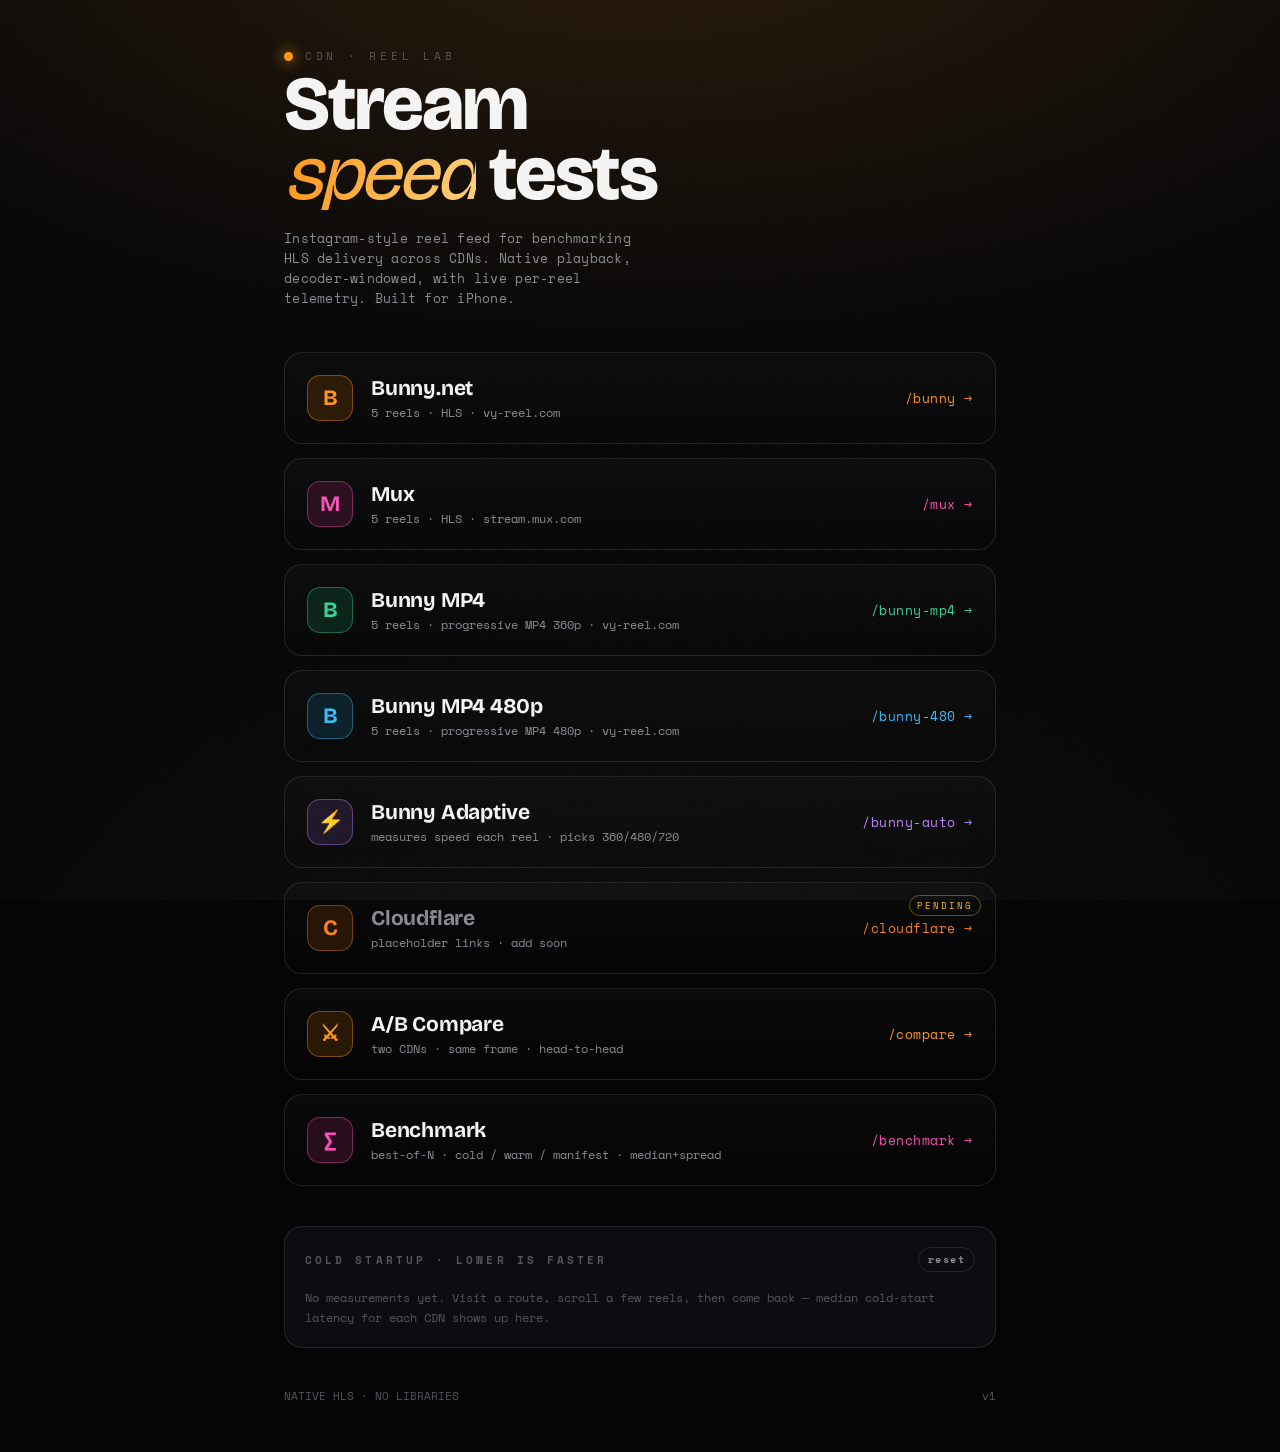
<file: index.html>
<!DOCTYPE html>
<html lang="en">
<head>
  <meta charset="UTF-8" />
  <meta name="viewport" content="width=device-width, initial-scale=1, viewport-fit=cover, maximum-scale=1" />
  <meta name="theme-color" content="#050506" />
  <title>CDN Reel Lab</title>
  <link rel="preconnect" href="https://fonts.googleapis.com" />
  <link rel="preconnect" href="https://fonts.gstatic.com" crossorigin />
  <link href="https://fonts.googleapis.com/css2?family=Bricolage+Grotesque:opsz,wght@12..96,400;12..96,700;12..96,800&family=Space+Mono:ital,wght@0,400;0,700;1,400&display=swap" rel="stylesheet" />
  <link rel="stylesheet" href="styles.css" />
</head>
<body data-cdn="bunny">
  <main class="launcher">
    <div class="brand">
      <span class="dot"></span>
      <span class="eyebrow">CDN&nbsp;·&nbsp;Reel&nbsp;Lab</span>
    </div>
    <h1 class="title">Stream<br><em>speed</em> tests</h1>
    <p class="subtitle">Instagram-style reel feed for benchmarking HLS delivery across CDNs. Native playback, decoder-windowed, with live per-reel telemetry. Built for iPhone.</p>

    <nav class="routes">
      <a class="route-card" data-c="bunny" href="bunny/">
        <span class="glyph">B</span>
        <span class="meta"><h2>Bunny.net</h2><p>5 reels · HLS · vy-reel.com</p></span>
        <span class="path">/bunny →</span>
      </a>
      <a class="route-card" data-c="mux" href="mux/">
        <span class="glyph">M</span>
        <span class="meta"><h2>Mux</h2><p>5 reels · HLS · stream.mux.com</p></span>
        <span class="path">/mux →</span>
      </a>
      <a class="route-card" data-c="bunny_mp4" href="bunny-mp4/">
        <span class="glyph">B</span>
        <span class="meta"><h2>Bunny MP4</h2><p>5 reels · progressive MP4 360p · vy-reel.com</p></span>
        <span class="path">/bunny-mp4 →</span>
      </a>
      <a class="route-card" data-c="bunny_480" href="bunny-480/">
        <span class="glyph">B</span>
        <span class="meta"><h2>Bunny MP4 480p</h2><p>5 reels · progressive MP4 480p · vy-reel.com</p></span>
        <span class="path">/bunny-480 →</span>
      </a>
      <a class="route-card" data-c="bunny_auto" href="bunny-auto/">
        <span class="glyph">⚡</span>
        <span class="meta"><h2>Bunny Adaptive</h2><p>measures speed each reel · picks 360/480/720</p></span>
        <span class="path">/bunny-auto →</span>
      </a>
      <a class="route-card pending" data-c="cloudflare" href="cloudflare/">
        <span class="tag">pending</span>
        <span class="glyph">C</span>
        <span class="meta"><h2>Cloudflare</h2><p>placeholder links · add soon</p></span>
        <span class="path">/cloudflare →</span>
      </a>
      <a class="route-card" data-c="bunny" href="compare/">
        <span class="glyph">⚔</span>
        <span class="meta"><h2>A/B Compare</h2><p>two CDNs · same frame · head-to-head</p></span>
        <span class="path">/compare →</span>
      </a>
      <a class="route-card" data-c="mux" href="benchmark/">
        <span class="glyph">∑</span>
        <span class="meta"><h2>Benchmark</h2><p>best-of-N · cold / warm / manifest · median+spread</p></span>
        <span class="path">/benchmark →</span>
      </a>
    </nav>

    <section class="compare">
      <h3>Cold startup · lower is faster <button type="button" id="reset">reset</button></h3>
      <div id="cmp"></div>
    </section>

    <div class="foot">
      <span>NATIVE HLS · NO LIBRARIES</span>
      <span>v1</span>
    </div>
  </main>

  <script>
    // Landing comparison reads the same aggregate the feed writes.
    const STORE_KEY = "cdnReelLab.stats.v1";
    const COLORS = { bunny: "#ff9416", bunny_mp4: "#34d399", bunny_480: "#38bdf8", mux: "#fa50b5", cloudflare: "#f6821f" };
    const NAMES  = { bunny: "Bunny", bunny_mp4: "Bunny 360p", bunny_480: "Bunny 480p", mux: "Mux", cloudflare: "Cloudflare" };
    const KEYS   = ["bunny", "bunny_mp4", "bunny_480", "mux", "cloudflare"];

    function median(a) {
      if (!a.length) return null;
      const s = [...a].sort((x, y) => x - y);
      const m = Math.floor(s.length / 2);
      return s.length % 2 ? s[m] : Math.round((s[m - 1] + s[m]) / 2);
    }

    function render() {
      const cmp = document.getElementById("cmp");
      let store = {};
      try { store = JSON.parse(localStorage.getItem(STORE_KEY)) || {}; } catch (_) {}

      const rows = KEYS.map((k) => ({
        k,
        med: median((store[k] && store[k].startups) || []),
        n: (store[k] && store[k].startups || []).length,
        stalls: (store[k] && store[k].stalls) || 0,
      })).filter((r) => r.med != null);

      if (!rows.length) {
        cmp.innerHTML = `<p class="empty">No measurements yet. Visit a route, scroll a few reels, then come back — median cold-start latency for each CDN shows up here.</p>`;
        return;
      }

      const max = Math.max(...rows.map((r) => r.med));
      cmp.innerHTML = rows
        .sort((a, b) => a.med - b.med)
        .map((r) => `
          <div class="cmp-row" style="--k:${COLORS[r.k]}">
            <span class="who"><i></i>${NAMES[r.k]}</span>
            <span class="bar"><span style="width:0" data-w="${Math.round((r.med / max) * 100)}"></span></span>
            <span class="val">${r.med} ms <small>· ${r.n}× · ${r.stalls} stalls</small></span>
          </div>`)
        .join("");

      requestAnimationFrame(() =>
        cmp.querySelectorAll(".bar span").forEach((s) => (s.style.width = s.dataset.w + "%"))
      );
    }

    document.getElementById("reset").addEventListener("click", () => {
      localStorage.removeItem(STORE_KEY);
      render();
    });
    render();
  </script>
</body>
</html>
</file>
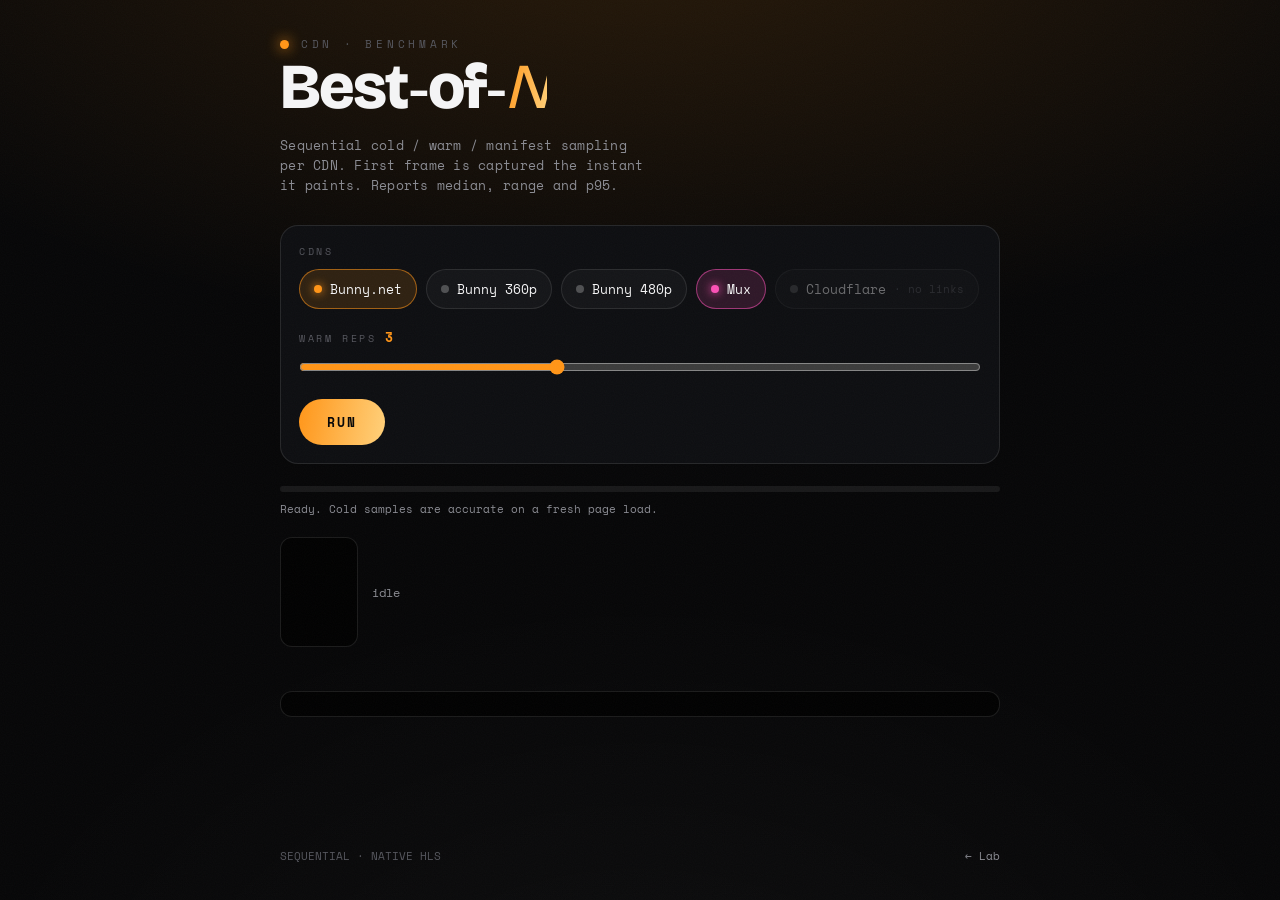
<file: benchmark/index.html>
<!DOCTYPE html>
<html lang="en">
<head>
  <meta charset="UTF-8" />
  <meta name="viewport" content="width=device-width, initial-scale=1, viewport-fit=cover, maximum-scale=1" />
  <meta name="theme-color" content="#050506" />
  <title>Benchmark · CDN Reel Lab</title>
  <link rel="preconnect" href="https://fonts.googleapis.com" />
  <link rel="preconnect" href="https://fonts.gstatic.com" crossorigin />
  <link rel="preconnect" href="https://cdn.vy-reel.com" crossorigin />
  <link rel="preconnect" href="https://stream.mux.com" crossorigin />
  <link href="https://fonts.googleapis.com/css2?family=Bricolage+Grotesque:opsz,wght@12..96,400;12..96,700;12..96,800&family=Space+Mono:ital,wght@0,400;0,700;1,400&display=swap" rel="stylesheet" />
  <link rel="stylesheet" href="../styles.css" />
</head>
<body data-cdn="bunny">
  <main class="bench">
    <div class="brand">
      <span class="dot"></span>
      <span class="eyebrow">CDN&nbsp;·&nbsp;Benchmark</span>
    </div>
    <h1 class="title">Best&#8209;of&#8209;<em>N</em></h1>
    <p class="subtitle">Sequential cold / warm / manifest sampling per CDN. First frame is captured the instant it paints. Reports median, range and p95.</p>

    <section class="config">
      <div class="cfg-block">
        <label class="cfg-label">CDNs</label>
        <div class="toggles" id="toggles"></div>
      </div>
      <div class="cfg-block">
        <label class="cfg-label">Warm reps <b id="repsVal">3</b></label>
        <input type="range" id="reps" min="0" max="8" value="3" step="1" />
      </div>
      <button type="button" class="runbtn" id="run">RUN</button>
    </section>

    <div class="progress-wrap">
      <div class="pbar"><span id="pbar"></span></div>
      <div class="pstatus" id="pstatus">Ready. Cold samples are accurate on a fresh page load.</div>
    </div>

    <div class="preview-wrap">
      <video id="preview" class="preview"></video>
      <span class="plabel" id="plabel">idle</span>
    </div>

    <section class="results" id="results"></section>
    <section class="logbox"><div class="log" id="log"></div></section>

    <div class="foot">
      <span>SEQUENTIAL · NATIVE HLS</span>
      <a href="../" style="color:var(--ink-dim)">← Lab</a>
    </div>
  </main>

  <script type="module" src="../benchmark.js"></script>
</body>
</html>
</file>
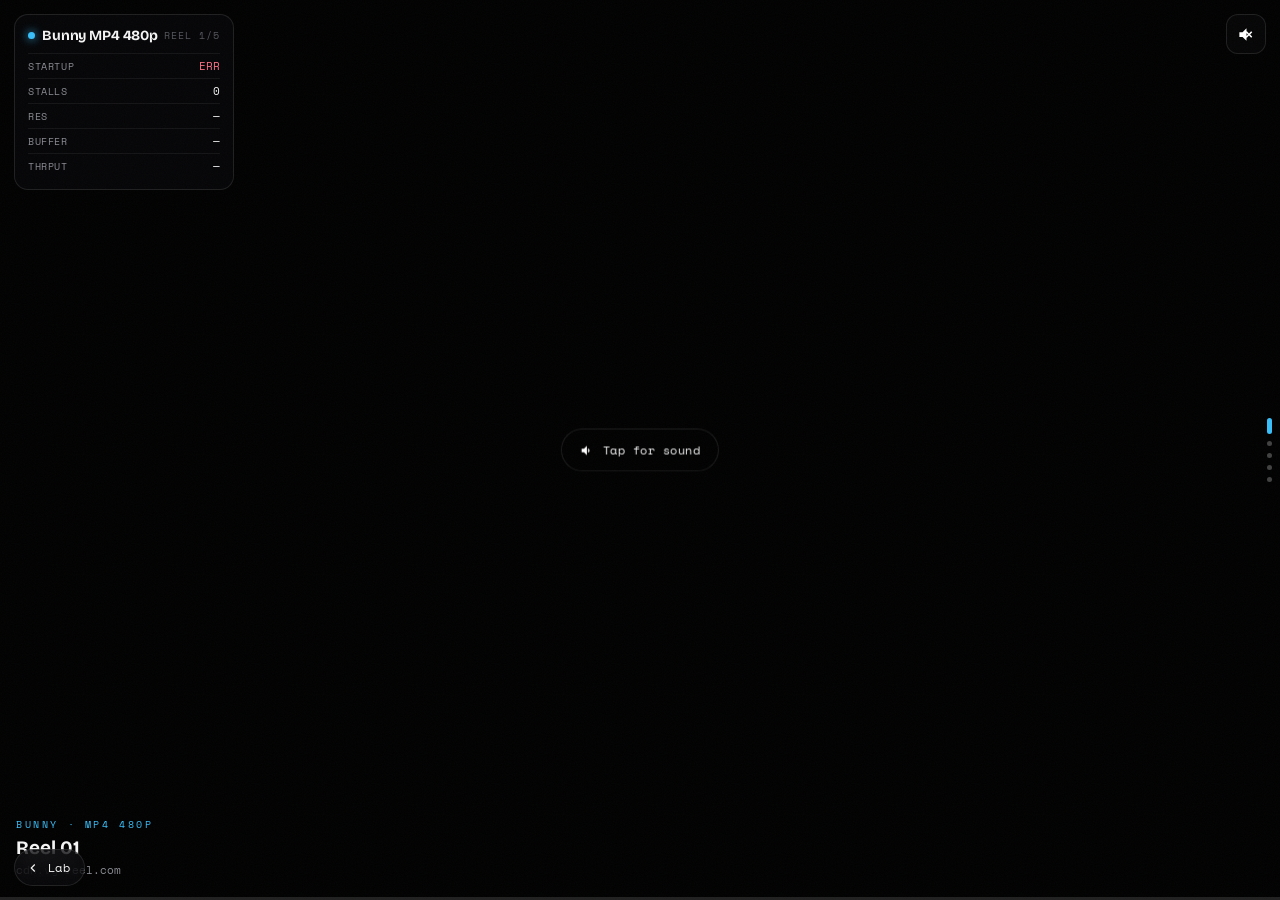
<file: bunny-480/index.html>
<!DOCTYPE html>
<html lang="en">
<head>
  <meta charset="UTF-8" />
  <meta name="viewport" content="width=device-width, initial-scale=1, viewport-fit=cover, maximum-scale=1, user-scalable=no" />
  <meta name="theme-color" content="#050506" />
  <title>Bunny MP4 480p · CDN Reel Lab</title>
  <link rel="preconnect" href="https://fonts.googleapis.com" />
  <link rel="preconnect" href="https://fonts.gstatic.com" crossorigin />
  <link rel="preconnect" href="https://cdn.vy-reel.com" crossorigin />
  <link href="https://fonts.googleapis.com/css2?family=Bricolage+Grotesque:opsz,wght@12..96,400;12..96,700;12..96,800&family=Space+Mono:ital,wght@0,400;0,700;1,400&display=swap" rel="stylesheet" />
  <link rel="stylesheet" href="../styles.css" />
</head>
<body data-cdn="bunny_480">
  <div class="feed" id="feed"></div>
  <a class="back" href="../">
    <svg viewBox="0 0 24 24"><path d="M15 18l-6-6 6-6"/></svg> Lab
  </a>
  <script type="module" src="../app.js"></script>
</body>
</html>
</file>
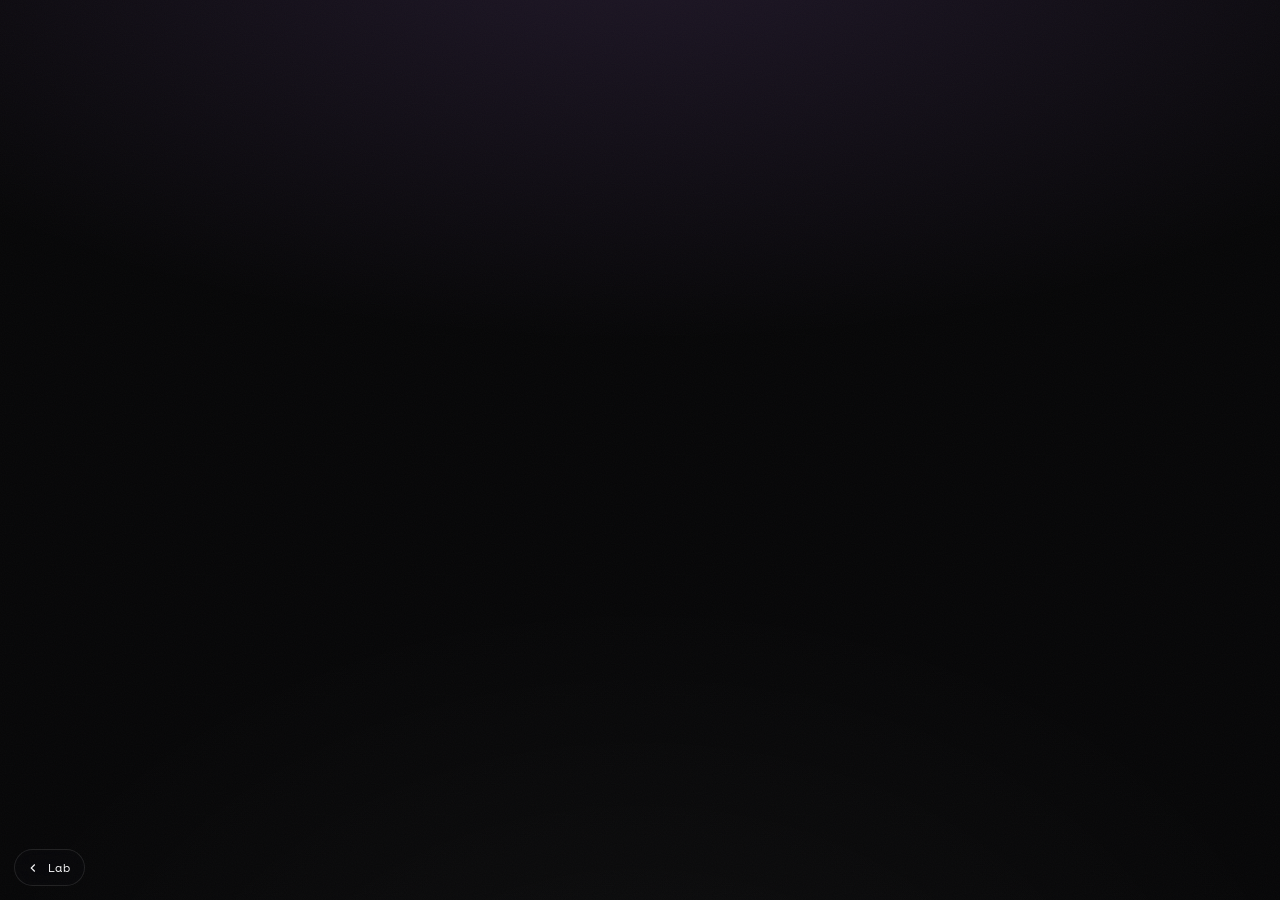
<file: bunny-auto/index.html>
<!DOCTYPE html>
<html lang="en">
<head>
  <meta charset="UTF-8" />
  <meta name="viewport" content="width=device-width, initial-scale=1, viewport-fit=cover, maximum-scale=1, user-scalable=no" />
  <meta name="theme-color" content="#050506" />
  <title>Bunny Adaptive · CDN Reel Lab</title>
  <link rel="preconnect" href="https://fonts.googleapis.com" />
  <link rel="preconnect" href="https://fonts.gstatic.com" crossorigin />
  <link rel="preconnect" href="https://cdn.vy-reel.com" crossorigin />
  <link href="https://fonts.googleapis.com/css2?family=Bricolage+Grotesque:opsz,wght@12..96,400;12..96,700;12..96,800&family=Space+Mono:ital,wght@0,400;0,700;1,400&display=swap" rel="stylesheet" />
  <link rel="stylesheet" href="../styles.css" />
</head>
<body data-cdn="bunny_auto">
  <div class="feed" id="feed"></div>
  <a class="back" href="../">
    <svg viewBox="0 0 24 24"><path d="M15 18l-6-6 6-6"/></svg> Lab
  </a>
  <script type="module" src="../adaptive.js"></script>
</body>
</html>
</file>
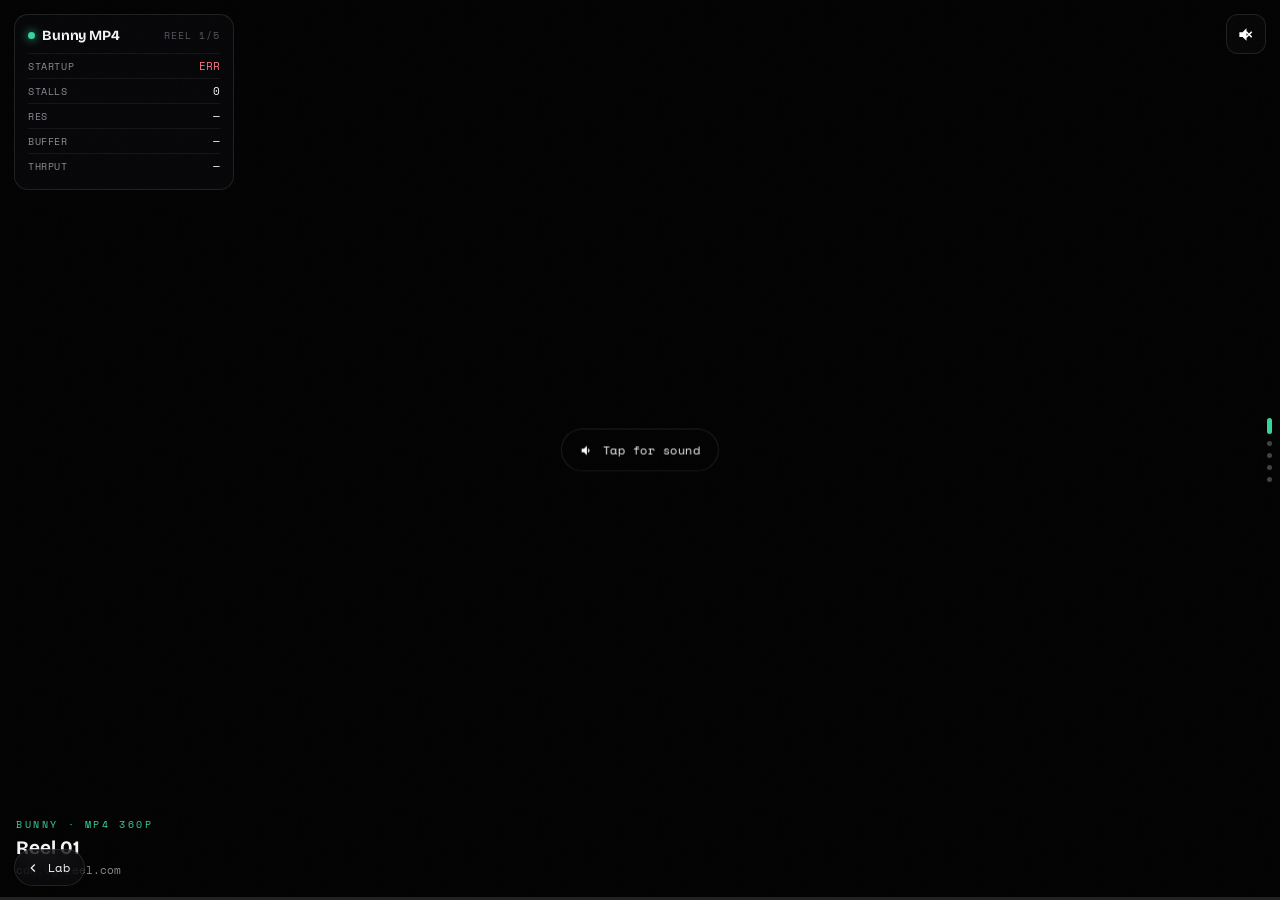
<file: bunny-mp4/index.html>
<!DOCTYPE html>
<html lang="en">
<head>
  <meta charset="UTF-8" />
  <meta name="viewport" content="width=device-width, initial-scale=1, viewport-fit=cover, maximum-scale=1, user-scalable=no" />
  <meta name="theme-color" content="#050506" />
  <title>Bunny MP4 · CDN Reel Lab</title>
  <link rel="preconnect" href="https://fonts.googleapis.com" />
  <link rel="preconnect" href="https://fonts.gstatic.com" crossorigin />
  <link rel="preconnect" href="https://cdn.vy-reel.com" crossorigin />
  <link href="https://fonts.googleapis.com/css2?family=Bricolage+Grotesque:opsz,wght@12..96,400;12..96,700;12..96,800&family=Space+Mono:ital,wght@0,400;0,700;1,400&display=swap" rel="stylesheet" />
  <link rel="stylesheet" href="../styles.css" />
</head>
<body data-cdn="bunny_mp4">
  <div class="feed" id="feed"></div>
  <a class="back" href="../">
    <svg viewBox="0 0 24 24"><path d="M15 18l-6-6 6-6"/></svg> Lab
  </a>
  <script type="module" src="../app.js"></script>
</body>
</html>
</file>
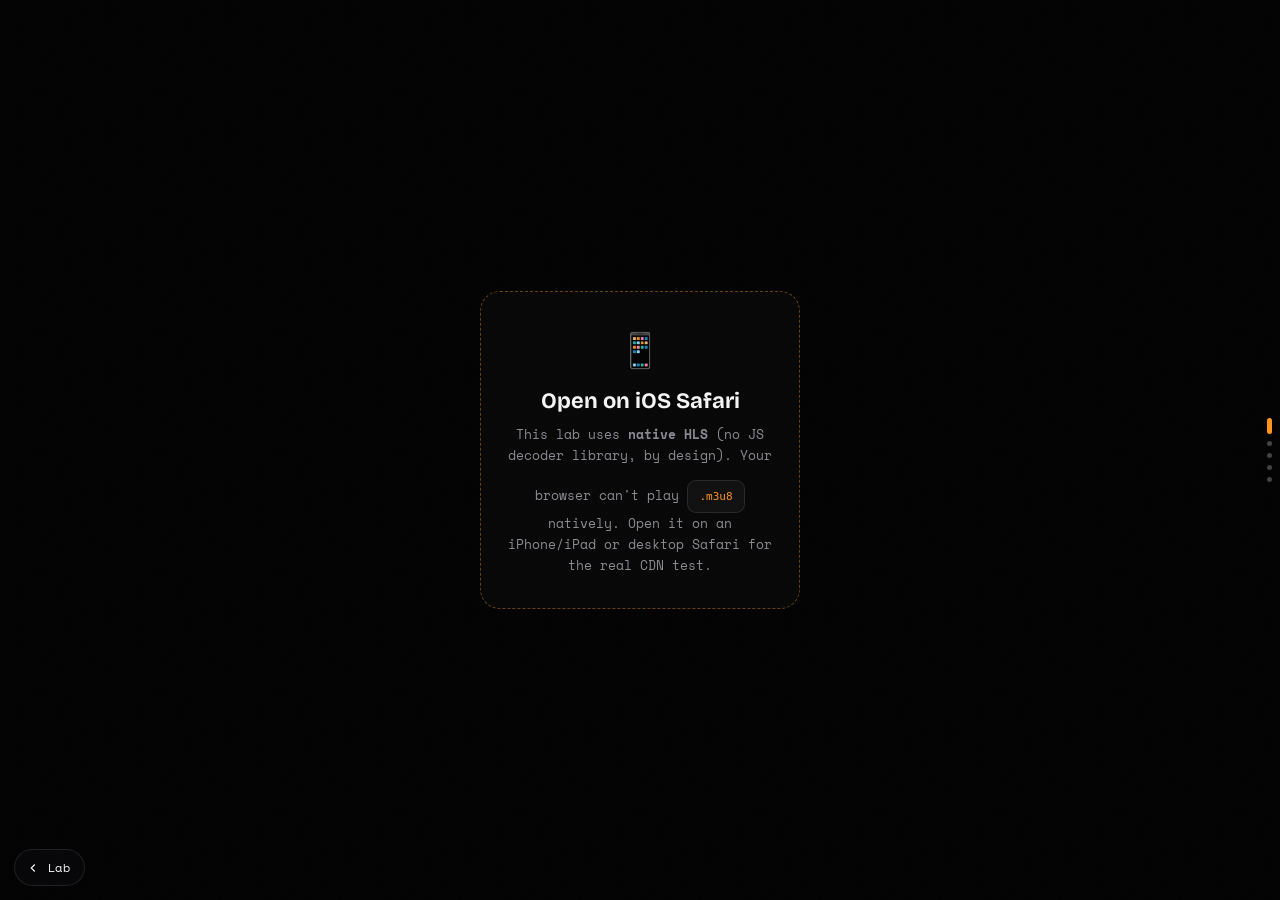
<file: bunny/index.html>
<!DOCTYPE html>
<html lang="en">
<head>
  <meta charset="UTF-8" />
  <meta name="viewport" content="width=device-width, initial-scale=1, viewport-fit=cover, maximum-scale=1, user-scalable=no" />
  <meta name="theme-color" content="#050506" />
  <title>Bunny · CDN Reel Lab</title>
  <link rel="preconnect" href="https://fonts.googleapis.com" />
  <link rel="preconnect" href="https://fonts.gstatic.com" crossorigin />
  <link rel="preconnect" href="https://cdn.vy-reel.com" crossorigin />
  <link href="https://fonts.googleapis.com/css2?family=Bricolage+Grotesque:opsz,wght@12..96,400;12..96,700;12..96,800&family=Space+Mono:ital,wght@0,400;0,700;1,400&display=swap" rel="stylesheet" />
  <link rel="stylesheet" href="../styles.css" />
</head>
<body data-cdn="bunny">
  <div class="feed" id="feed"></div>
  <a class="back" href="../">
    <svg viewBox="0 0 24 24"><path d="M15 18l-6-6 6-6"/></svg> Lab
  </a>
  <script type="module" src="../app.js"></script>
</body>
</html>
</file>
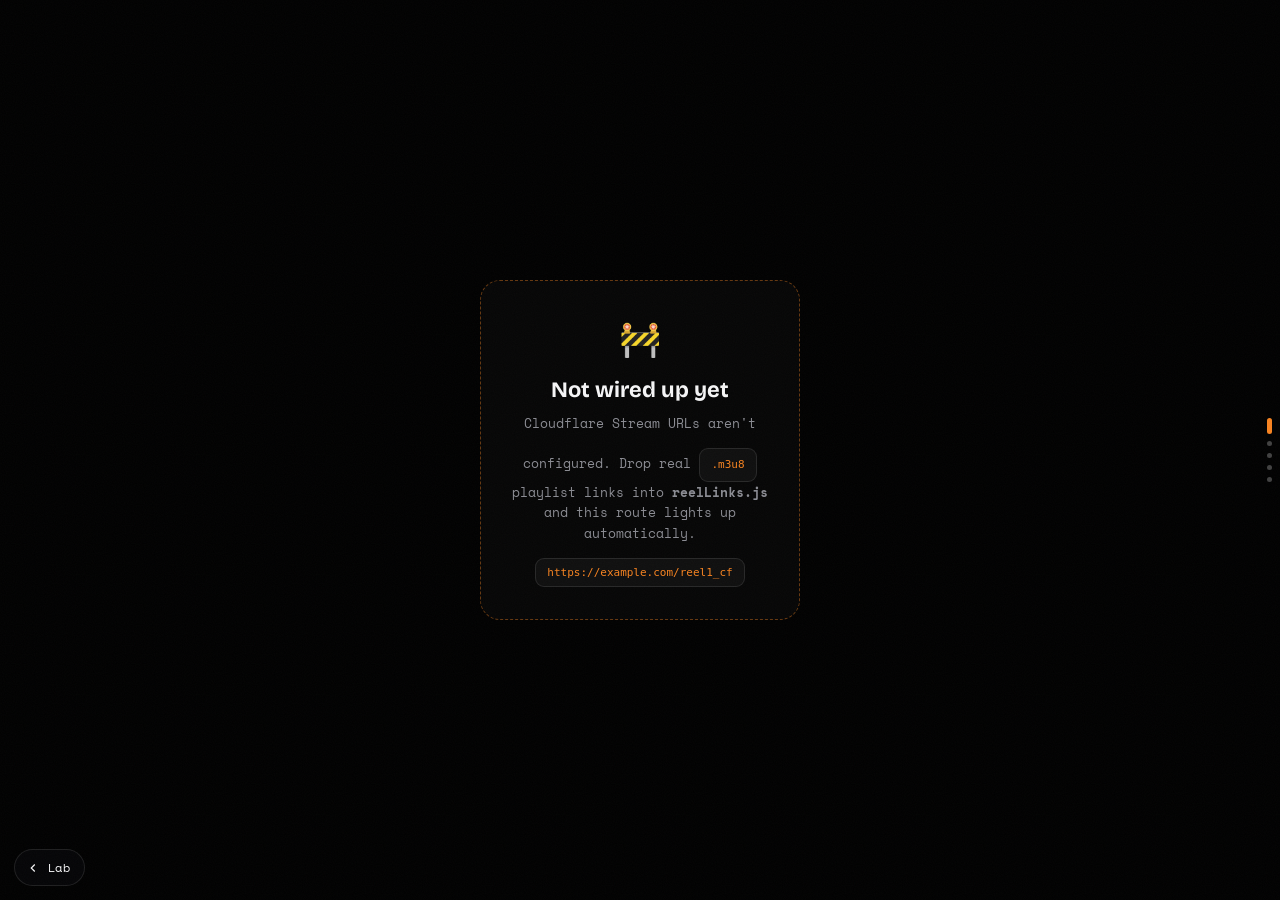
<file: cloudflare/index.html>
<!DOCTYPE html>
<html lang="en">
<head>
  <meta charset="UTF-8" />
  <meta name="viewport" content="width=device-width, initial-scale=1, viewport-fit=cover, maximum-scale=1, user-scalable=no" />
  <meta name="theme-color" content="#050506" />
  <title>Cloudflare · CDN Reel Lab</title>
  <link rel="preconnect" href="https://fonts.googleapis.com" />
  <link rel="preconnect" href="https://fonts.gstatic.com" crossorigin />
  <link href="https://fonts.googleapis.com/css2?family=Bricolage+Grotesque:opsz,wght@12..96,400;12..96,700;12..96,800&family=Space+Mono:ital,wght@0,400;0,700;1,400&display=swap" rel="stylesheet" />
  <link rel="stylesheet" href="../styles.css" />
</head>
<body data-cdn="cloudflare">
  <div class="feed" id="feed"></div>
  <a class="back" href="../">
    <svg viewBox="0 0 24 24"><path d="M15 18l-6-6 6-6"/></svg> Lab
  </a>
  <script type="module" src="../app.js"></script>
</body>
</html>
</file>
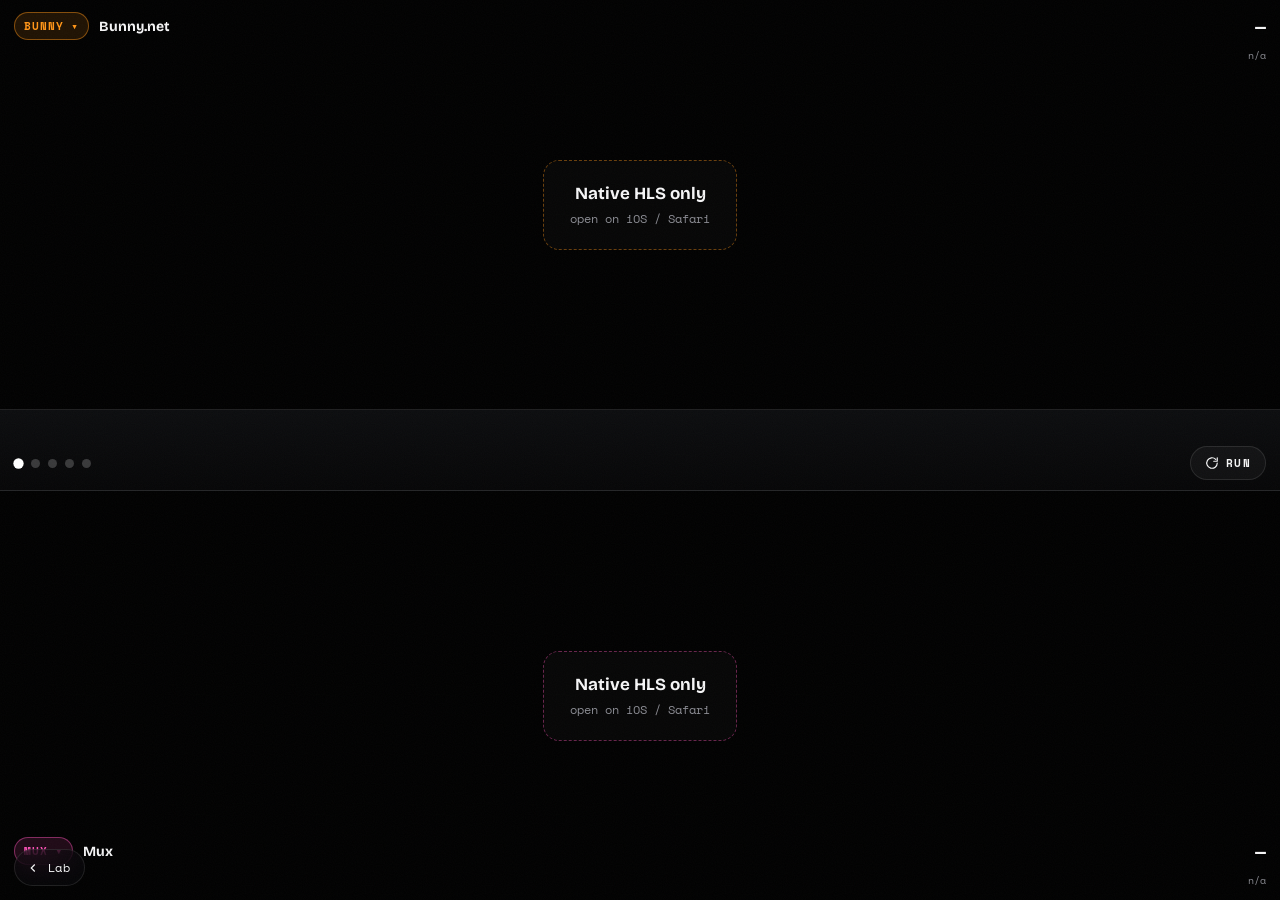
<file: compare/index.html>
<!DOCTYPE html>
<html lang="en">
<head>
  <meta charset="UTF-8" />
  <meta name="viewport" content="width=device-width, initial-scale=1, viewport-fit=cover, maximum-scale=1, user-scalable=no" />
  <meta name="theme-color" content="#050506" />
  <title>A/B · CDN Reel Lab</title>
  <link rel="preconnect" href="https://fonts.googleapis.com" />
  <link rel="preconnect" href="https://fonts.gstatic.com" crossorigin />
  <link rel="preconnect" href="https://cdn.vy-reel.com" crossorigin />
  <link rel="preconnect" href="https://stream.mux.com" crossorigin />
  <link href="https://fonts.googleapis.com/css2?family=Bricolage+Grotesque:opsz,wght@12..96,400;12..96,700;12..96,800&family=Space+Mono:ital,wght@0,400;0,700;1,400&display=swap" rel="stylesheet" />
  <link rel="stylesheet" href="../styles.css" />
</head>
<body data-cdn="bunny">
  <div class="vs">
    <section class="side" data-side="a">
      <video></video>
      <div class="s-card" hidden></div>
      <div class="spinner"></div>
      <div class="s-meta">
        <button type="button" class="s-cdn">BUNNY ▾</button>
        <span class="s-name">Bunny.net</span>
        <span class="s-startup">…</span>
        <span class="s-sub">loading</span>
      </div>
    </section>

    <div class="vs-bar">
      <div class="verdict" id="verdict"></div>
      <div class="vs-controls">
        <div class="reeldots" id="reeldots"></div>
        <button type="button" class="rerun" id="rerun" aria-label="run test again">
          <svg viewBox="0 0 24 24"><path d="M21 12a9 9 0 1 1-2.64-6.36M21 3v6h-6" fill="none" stroke="currentColor" stroke-width="2" stroke-linecap="round" stroke-linejoin="round"/></svg>
          RUN
        </button>
      </div>
    </div>

    <section class="side" data-side="b">
      <video></video>
      <div class="s-card" hidden></div>
      <div class="spinner"></div>
      <div class="s-meta">
        <button type="button" class="s-cdn">MUX ▾</button>
        <span class="s-name">Mux</span>
        <span class="s-startup">…</span>
        <span class="s-sub">loading</span>
      </div>
    </section>
  </div>

  <a class="back" href="../">
    <svg viewBox="0 0 24 24"><path d="M15 18l-6-6 6-6"/></svg> Lab
  </a>

  <script type="module" src="../compare.js"></script>
</body>
</html>
</file>
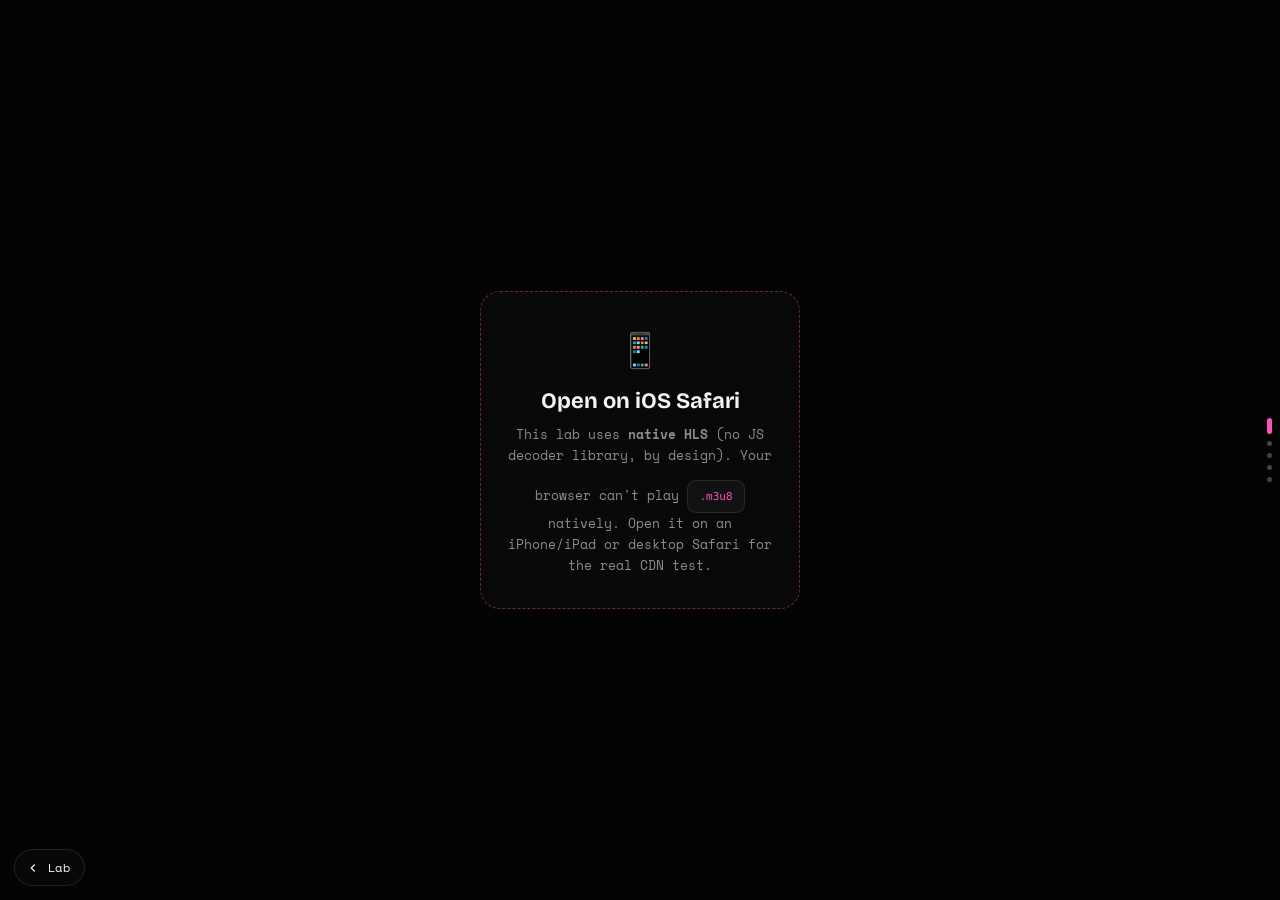
<file: mux/index.html>
<!DOCTYPE html>
<html lang="en">
<head>
  <meta charset="UTF-8" />
  <meta name="viewport" content="width=device-width, initial-scale=1, viewport-fit=cover, maximum-scale=1, user-scalable=no" />
  <meta name="theme-color" content="#050506" />
  <title>Mux · CDN Reel Lab</title>
  <link rel="preconnect" href="https://fonts.googleapis.com" />
  <link rel="preconnect" href="https://fonts.gstatic.com" crossorigin />
  <link rel="preconnect" href="https://stream.mux.com" crossorigin />
  <link href="https://fonts.googleapis.com/css2?family=Bricolage+Grotesque:opsz,wght@12..96,400;12..96,700;12..96,800&family=Space+Mono:ital,wght@0,400;0,700;1,400&display=swap" rel="stylesheet" />
  <link rel="stylesheet" href="../styles.css" />
</head>
<body data-cdn="mux">
  <div class="feed" id="feed"></div>
  <a class="back" href="../">
    <svg viewBox="0 0 24 24"><path d="M15 18l-6-6 6-6"/></svg> Lab
  </a>
  <script type="module" src="../app.js"></script>
</body>
</html>
</file>
<file: styles.css>
/* =========================================================================
   CDN Reel Lab — shared styles
   Dark OLED "telemetry" aesthetic. Per-CDN accent via [data-cdn].
   ========================================================================= */

:root {
  --bg:        #050506;
  --bg-soft:   #0c0d10;
  --ink:       #f4f4f5;
  --ink-dim:   #8a8b92;
  --ink-faint: #54555c;
  --line:      rgba(255, 255, 255, 0.10);
  --line-soft: rgba(255, 255, 255, 0.06);

  --accent:    #ff9416; /* default; overridden per route */
  --accent-2:  #ffce6e;

  --ok:   #4ade80;
  --warn: #fbbf24;
  --bad:  #fb7185;

  --font-display: "Bricolage Grotesque", "Times New Roman", serif;
  --font-mono: "Space Mono", ui-monospace, SFMono-Regular, Menlo, monospace;

  --safe-top: env(safe-area-inset-top, 0px);
  --safe-bottom: env(safe-area-inset-bottom, 0px);
}

[data-cdn="bunny"]      { --accent: #ff9416; --accent-2: #ffd07a; }
[data-cdn="bunny_mp4"]  { --accent: #34d399; --accent-2: #9af5cf; }
[data-cdn="bunny_480"]  { --accent: #38bdf8; --accent-2: #a5e4ff; }
[data-cdn="bunny_auto"] { --accent: #c084fc; --accent-2: #e9d5ff; }
[data-cdn="mux"]        { --accent: #fa50b5; --accent-2: #ff9ad6; }
[data-cdn="cloudflare"] { --accent: #f6821f; --accent-2: #ffc06b; }

* { box-sizing: border-box; margin: 0; padding: 0; }

html, body {
  height: 100%;
  background: var(--bg);
  color: var(--ink);
  font-family: var(--font-mono);
  -webkit-font-smoothing: antialiased;
  text-rendering: optimizeLegibility;
  overscroll-behavior: none;
}

body {
  /* subtle vignette + accent glow for atmosphere */
  background:
    radial-gradient(120% 80% at 50% -10%, color-mix(in srgb, var(--accent) 14%, transparent), transparent 60%),
    radial-gradient(100% 100% at 50% 120%, rgba(255,255,255,0.03), transparent 55%),
    var(--bg);
}

a { color: inherit; text-decoration: none; }
button { font: inherit; color: inherit; cursor: pointer; border: none; background: none; }

/* fine grain overlay */
body::after {
  content: "";
  position: fixed;
  inset: 0;
  pointer-events: none;
  z-index: 9999;
  opacity: 0.035;
  background-image: url("data:image/svg+xml,%3Csvg xmlns='http://www.w3.org/2000/svg' width='120' height='120'%3E%3Cfilter id='n'%3E%3CfeTurbulence type='fractalNoise' baseFrequency='0.9' numOctaves='2'/%3E%3C/filter%3E%3Crect width='100%25' height='100%25' filter='url(%23n)'/%3E%3C/svg%3E");
  mix-blend-mode: screen;
}

/* =========================================================================
   LANDING (launcher)
   ========================================================================= */

.launcher {
  min-height: 100dvh;
  padding: calc(var(--safe-top) + 48px) 24px calc(var(--safe-bottom) + 48px);
  max-width: 760px;
  margin: 0 auto;
  display: flex;
  flex-direction: column;
}

.brand {
  display: flex;
  align-items: baseline;
  gap: 12px;
  margin-bottom: 6px;
}
.brand .dot {
  width: 9px; height: 9px; border-radius: 50%;
  background: var(--accent);
  box-shadow: 0 0 14px var(--accent);
  align-self: center;
  animation: pulse 2.4s ease-in-out infinite;
}
@keyframes pulse { 50% { opacity: 0.35; } }

.title {
  font-family: var(--font-display);
  font-weight: 800;
  font-size: clamp(40px, 12vw, 76px);
  line-height: 0.92;
  letter-spacing: -0.03em;
}
.title em {
  font-style: italic;
  font-weight: 400;
  background: linear-gradient(100deg, var(--accent), var(--accent-2));
  -webkit-background-clip: text;
  background-clip: text;
  color: transparent;
}
.subtitle {
  color: var(--ink-dim);
  font-size: 13px;
  letter-spacing: 0.02em;
  margin-top: 18px;
  max-width: 46ch;
  line-height: 1.55;
}

.eyebrow {
  font-size: 11px;
  letter-spacing: 0.34em;
  text-transform: uppercase;
  color: var(--ink-faint);
}

.routes {
  margin-top: 44px;
  display: grid;
  gap: 14px;
}

.route-card {
  --c: var(--accent);
  position: relative;
  display: flex;
  align-items: center;
  gap: 18px;
  padding: 22px 22px;
  border: 1px solid var(--line);
  border-radius: 18px;
  background: linear-gradient(180deg, rgba(255,255,255,0.025), rgba(255,255,255,0));
  overflow: hidden;
  transition: transform .25s cubic-bezier(.2,.7,.2,1), border-color .25s, background .25s;
}
.route-card[data-c="bunny"]      { --c: #ff9416; }
.route-card[data-c="bunny_mp4"]  { --c: #34d399; }
.route-card[data-c="bunny_480"]  { --c: #38bdf8; }
.route-card[data-c="bunny_auto"] { --c: #c084fc; }
.route-card[data-c="mux"]        { --c: #fa50b5; }
.route-card[data-c="cloudflare"] { --c: #f6821f; }

.route-card::before {
  content: "";
  position: absolute; inset: 0;
  background: radial-gradient(80% 140% at 0% 50%, color-mix(in srgb, var(--c) 22%, transparent), transparent 60%);
  opacity: 0;
  transition: opacity .3s;
}
.route-card:hover, .route-card:active {
  transform: translateY(-2px);
  border-color: color-mix(in srgb, var(--c) 55%, transparent);
}
.route-card:hover::before { opacity: 1; }

.route-card .glyph {
  position: relative;
  width: 46px; height: 46px;
  flex: none;
  border-radius: 13px;
  display: grid; place-items: center;
  background: color-mix(in srgb, var(--c) 16%, #000);
  border: 1px solid color-mix(in srgb, var(--c) 40%, transparent);
  color: var(--c);
  font-weight: 700;
  font-family: var(--font-display);
  font-size: 22px;
}
.route-card .meta { position: relative; flex: 1; min-width: 0; }
.route-card .meta h2 {
  font-family: var(--font-display);
  font-size: 21px;
  font-weight: 700;
  letter-spacing: -0.01em;
}
.route-card .meta p {
  color: var(--ink-dim);
  font-size: 12px;
  margin-top: 3px;
}
.route-card .path {
  position: relative;
  color: var(--c);
  font-size: 13px;
  letter-spacing: 0.04em;
  white-space: nowrap;
}
.route-card.pending .meta h2 { color: var(--ink-dim); }
.route-card .tag {
  position: absolute;
  top: 12px; right: 14px;
  font-size: 9px;
  letter-spacing: 0.22em;
  text-transform: uppercase;
  color: var(--warn);
  border: 1px solid color-mix(in srgb, var(--warn) 40%, transparent);
  padding: 3px 7px;
  border-radius: 999px;
}

/* comparison panel */
.compare {
  margin-top: 40px;
  border: 1px solid var(--line);
  border-radius: 18px;
  padding: 20px;
  background: var(--bg-soft);
}
.compare h3 {
  font-size: 11px; letter-spacing: 0.28em; text-transform: uppercase;
  color: var(--ink-faint); margin-bottom: 16px;
  display: flex; justify-content: space-between; align-items: center;
}
.compare h3 button {
  font-size: 10px; letter-spacing: 0.14em; color: var(--ink-dim);
  border: 1px solid var(--line); padding: 4px 9px; border-radius: 999px;
}
.cmp-row {
  display: grid;
  grid-template-columns: 92px 1fr auto;
  align-items: center;
  gap: 14px;
  padding: 11px 0;
  border-top: 1px solid var(--line-soft);
}
.cmp-row:first-of-type { border-top: none; }
.cmp-row .who { font-size: 13px; display: flex; align-items: center; gap: 8px; }
.cmp-row .who i { width: 8px; height: 8px; border-radius: 50%; background: var(--k); }
.cmp-row .bar {
  height: 8px; border-radius: 999px;
  background: rgba(255,255,255,0.06);
  overflow: hidden;
}
.cmp-row .bar span {
  display: block; height: 100%; border-radius: 999px;
  background: linear-gradient(90deg, var(--k), color-mix(in srgb, var(--k) 50%, #fff));
  width: 0;
  transition: width .8s cubic-bezier(.2,.7,.2,1);
}
.cmp-row .val { font-size: 13px; color: var(--ink); min-width: 84px; text-align: right; }
.cmp-row .val small { color: var(--ink-faint); }
.compare .empty { color: var(--ink-faint); font-size: 12px; line-height: 1.6; }

.foot {
  margin-top: auto;
  padding-top: 40px;
  color: var(--ink-faint);
  font-size: 11px;
  display: flex;
  justify-content: space-between;
  gap: 12px;
}

/* =========================================================================
   FEED (reel routes)
   ========================================================================= */

.feed {
  height: 100dvh;
  overflow-y: scroll;
  scroll-snap-type: y mandatory;
  scroll-behavior: smooth;
  -webkit-overflow-scrolling: touch;
}

.reel {
  position: relative;
  height: 100dvh;
  scroll-snap-align: start;
  scroll-snap-stop: always;
  overflow: hidden;
  background: #000;
  display: grid;
  place-items: center;
}

.reel video {
  position: absolute;
  inset: 0;
  width: 100%;
  height: 100%;
  object-fit: cover;
  background: #000;
}

/* legibility gradients */
.reel::before, .reel::after {
  content: "";
  position: absolute; left: 0; right: 0;
  pointer-events: none;
  z-index: 2;
}
.reel::before { top: 0; height: 38%; background: linear-gradient(180deg, rgba(0,0,0,0.65), transparent); }
.reel::after  { bottom: 0; height: 42%; background: linear-gradient(0deg, rgba(0,0,0,0.78), transparent); }

/* loading shimmer */
.reel .spinner {
  position: absolute; z-index: 3;
  width: 34px; height: 34px;
  border: 2px solid rgba(255,255,255,0.18);
  border-top-color: var(--accent);
  border-radius: 50%;
  animation: spin .8s linear infinite;
  opacity: 0;
  transition: opacity .2s;
}
.reel.is-buffering .spinner { opacity: 1; }
@keyframes spin { to { transform: rotate(360deg); } }

/* tap-to-sound hint */
.reel .sound-hint {
  position: absolute; z-index: 6;
  top: 50%; left: 50%; transform: translate(-50%, -50%) scale(1);
  display: flex; align-items: center; gap: 9px;
  padding: 12px 18px;
  background: rgba(0,0,0,0.55);
  backdrop-filter: blur(8px);
  border: 1px solid var(--line);
  border-radius: 999px;
  font-size: 12px; letter-spacing: 0.04em;
  opacity: 0; pointer-events: none;
  transition: opacity .35s, transform .35s;
}
.reel.show-hint .sound-hint { opacity: 1; }
.reel .sound-hint.fade { opacity: 0; transform: translate(-50%, -50%) scale(1.15); }

/* pause glyph flash */
.reel .pause-flash {
  position: absolute; z-index: 6;
  top: 50%; left: 50%; transform: translate(-50%,-50%) scale(.7);
  width: 78px; height: 78px; border-radius: 50%;
  background: rgba(0,0,0,0.4);
  backdrop-filter: blur(6px);
  display: grid; place-items: center;
  opacity: 0; pointer-events: none;
}
.reel .pause-flash svg { width: 34px; height: 34px; fill: #fff; }
.reel.flash .pause-flash {
  animation: flash .5s ease-out;
}
@keyframes flash {
  0% { opacity: 0; transform: translate(-50%,-50%) scale(.6); }
  30% { opacity: 1; transform: translate(-50%,-50%) scale(1); }
  100% { opacity: 0; transform: translate(-50%,-50%) scale(1.25); }
}

/* ---- HUD (telemetry) ---- */
.hud {
  position: absolute;
  z-index: 5;
  top: calc(var(--safe-top) + 14px);
  left: 14px;
  width: min(220px, 62vw);
  border: 1px solid var(--line);
  border-radius: 14px;
  background: rgba(8,9,11,0.55);
  backdrop-filter: blur(14px) saturate(1.2);
  padding: 12px 13px 11px;
  font-size: 11px;
  transition: opacity .3s, transform .3s;
}
.hud.collapsed { transform: translateX(calc(-100% - 28px)); opacity: 0; }
.hud .hud-head {
  display: flex; align-items: center; justify-content: space-between;
  margin-bottom: 9px;
}
.hud .hud-head .cdn {
  display: flex; align-items: center; gap: 7px;
  font-family: var(--font-display); font-weight: 700; font-size: 14px;
  letter-spacing: -0.01em;
}
.hud .hud-head .cdn i {
  width: 7px; height: 7px; border-radius: 50%;
  background: var(--accent); box-shadow: 0 0 10px var(--accent);
}
.hud .hud-head .idx { color: var(--ink-faint); font-size: 10px; letter-spacing: 0.1em; }

.hud .row {
  display: flex; align-items: baseline; justify-content: space-between;
  padding: 4px 0;
  border-top: 1px solid var(--line-soft);
}
.hud .row .k { color: var(--ink-dim); letter-spacing: 0.06em; font-size: 10px; }
.hud .row .v { font-variant-numeric: tabular-nums; }
.hud .row .v.good { color: var(--ok); }
.hud .row .v.warn { color: var(--warn); }
.hud .row .v.bad  { color: var(--bad); }

/* HUD toggle (always visible tab) */
.hud-toggle {
  position: absolute; z-index: 5;
  top: calc(var(--safe-top) + 14px);
  left: 14px;
  width: 34px; height: 34px;
  border-radius: 10px;
  border: 1px solid var(--line);
  background: rgba(8,9,11,0.5);
  backdrop-filter: blur(10px);
  display: grid; place-items: center;
  opacity: 0; pointer-events: none;
  transition: opacity .3s;
}
.hud.collapsed ~ .hud-toggle { opacity: 1; pointer-events: auto; }
.hud-toggle svg { width: 16px; height: 16px; stroke: var(--ink-dim); fill: none; stroke-width: 2; }

/* top-right controls */
.reel-ctrl {
  position: absolute; z-index: 6;
  top: calc(var(--safe-top) + 14px);
  right: 14px;
  display: flex; flex-direction: column; gap: 9px;
}
.reel-ctrl button {
  width: 40px; height: 40px;
  border-radius: 12px;
  border: 1px solid var(--line);
  background: rgba(8,9,11,0.5);
  backdrop-filter: blur(10px);
  display: grid; place-items: center;
}
.reel-ctrl button svg { width: 19px; height: 19px; fill: #fff; }
.reel-ctrl .qbtn {
  width: auto; min-width: 40px; height: 32px;
  padding: 0 11px;
  font-size: 11px; font-weight: 700; letter-spacing: 0.08em;
  color: var(--accent);
  border-color: color-mix(in srgb, var(--accent) 45%, transparent);
  background: color-mix(in srgb, var(--accent) 14%, rgba(8,9,11,0.5));
}

/* caption */
.reel .caption {
  position: absolute; z-index: 5;
  left: 16px; right: 70px;
  bottom: calc(var(--safe-bottom) + 22px);
}
.reel .caption .label {
  font-size: 10px; letter-spacing: 0.26em; text-transform: uppercase;
  color: var(--accent);
}
.reel .caption .name {
  font-family: var(--font-display); font-weight: 700;
  font-size: 19px; margin-top: 4px;
}
.reel .caption .sub { color: var(--ink-dim); font-size: 11px; margin-top: 3px; }

/* progress bar */
.reel .progress {
  position: absolute; z-index: 5;
  left: 0; right: 0; bottom: 0;
  height: 3px; background: rgba(255,255,255,0.12);
}
.reel .progress span {
  display: block; height: 100%; width: 0;
  background: var(--accent);
}

/* back button */
.back {
  position: fixed; z-index: 20;
  left: 14px; bottom: calc(var(--safe-bottom) + 14px);
  display: flex; align-items: center; gap: 8px;
  padding: 9px 14px 9px 11px;
  border-radius: 999px;
  border: 1px solid var(--line);
  background: rgba(8,9,11,0.55);
  backdrop-filter: blur(12px);
  font-size: 12px; letter-spacing: 0.04em;
}
.back svg { width: 14px; height: 14px; stroke: var(--ink); fill: none; stroke-width: 2; }

/* dots indicator */
.dots {
  position: fixed; z-index: 6;
  right: 8px; top: 50%; transform: translateY(-50%);
  display: flex; flex-direction: column; gap: 7px;
}
.dots i {
  width: 5px; height: 5px; border-radius: 50%;
  background: rgba(255,255,255,0.25);
  transition: all .3s;
}
.dots i.on { background: var(--accent); height: 16px; border-radius: 3px; }

/* placeholder / unsupported card */
.placeholder {
  position: relative; z-index: 4;
  max-width: 320px;
  margin: 0 24px;
  text-align: center;
  padding: 32px 26px;
  border: 1px dashed color-mix(in srgb, var(--accent) 40%, transparent);
  border-radius: 20px;
  background: rgba(255,255,255,0.02);
}
.placeholder .pglyph {
  font-size: 34px; margin-bottom: 14px; filter: grayscale(.2);
}
.placeholder h2 {
  font-family: var(--font-display); font-size: 22px; font-weight: 700;
}
.placeholder p { color: var(--ink-dim); font-size: 13px; line-height: 1.6; margin-top: 10px; }
.placeholder code {
  display: inline-block; margin-top: 14px;
  font-size: 11px; color: var(--accent);
  background: rgba(255,255,255,0.04);
  border: 1px solid var(--line);
  padding: 7px 11px; border-radius: 9px;
  word-break: break-all;
}

/* =========================================================================
   A/B COMPARISON ROUTE
   ========================================================================= */
.vs {
  height: 100dvh;
  display: grid;
  grid-template-rows: 1fr auto 1fr;
  background: #000;
}

.side {
  position: relative;
  overflow: hidden;
  background: #000;
  display: grid;
  place-items: center;
}
.side video {
  position: absolute; inset: 0;
  width: 100%; height: 100%;
  object-fit: cover;
  background: #000;
}
.side::after {
  content: "";
  position: absolute; inset: 0;
  pointer-events: none;
  background: linear-gradient(180deg, rgba(0,0,0,0.55), transparent 30%, transparent 70%, rgba(0,0,0,0.55));
}
.side.has-audio { box-shadow: inset 0 0 0 2px var(--accent); }

.side .spinner {
  position: absolute; z-index: 3;
  width: 30px; height: 30px;
  border: 2px solid rgba(255,255,255,0.18);
  border-top-color: var(--accent);
  border-radius: 50%;
  animation: spin .8s linear infinite;
  opacity: 0; transition: opacity .2s;
}
.side.buffering .spinner { opacity: 1; }

.side .s-meta {
  position: absolute; z-index: 4;
  left: 14px; top: 12px; right: 14px;
  display: grid;
  grid-template-columns: auto 1fr auto;
  align-items: center;
  gap: 8px 10px;
}
.side[data-side="b"] .s-meta { top: auto; bottom: calc(var(--safe-bottom) + 12px); }
.side[data-side="a"] .s-meta { top: calc(var(--safe-top) + 12px); }

.side .s-cdn {
  grid-row: 1;
  font-size: 11px; font-weight: 700; letter-spacing: 0.08em;
  color: var(--accent);
  border: 1px solid color-mix(in srgb, var(--accent) 45%, transparent);
  background: color-mix(in srgb, var(--accent) 12%, rgba(0,0,0,0.4));
  padding: 5px 9px; border-radius: 999px;
  backdrop-filter: blur(8px);
}
.side .s-name {
  grid-row: 1; grid-column: 2;
  font-family: var(--font-display); font-weight: 700; font-size: 14px;
  text-shadow: 0 1px 4px rgba(0,0,0,0.6);
}
.side .s-startup {
  grid-row: 1; grid-column: 3;
  font-size: 18px; font-weight: 700; font-variant-numeric: tabular-nums;
  text-shadow: 0 1px 4px rgba(0,0,0,0.6);
}
.side .s-startup.good { color: var(--ok); }
.side .s-startup.warn { color: var(--warn); }
.side .s-startup.bad  { color: var(--bad); }
.side .s-sub {
  grid-row: 2; grid-column: 2 / 4;
  justify-self: end;
  font-size: 10px; color: var(--ink-dim);
  text-shadow: 0 1px 4px rgba(0,0,0,0.6);
}

.side .s-card {
  position: relative; z-index: 4;
  text-align: center;
  padding: 22px 26px;
  border: 1px dashed color-mix(in srgb, var(--accent) 40%, transparent);
  border-radius: 16px;
  background: rgba(255,255,255,0.02);
  display: grid; gap: 6px;
  max-width: 80%;
}
.side .s-card b { font-family: var(--font-display); font-size: 17px; }
.side .s-card span { color: var(--ink-dim); font-size: 12px; }

/* center bar */
.vs-bar {
  position: relative; z-index: 5;
  background: linear-gradient(180deg, #0b0c0e, #050506);
  border-top: 1px solid var(--line);
  border-bottom: 1px solid var(--line);
  padding: 10px 14px calc(10px);
  display: grid;
  gap: 8px;
}
.verdict {
  text-align: center;
  font-family: var(--font-display); font-weight: 700;
  font-size: 14px; letter-spacing: -0.01em;
  min-height: 18px;
  color: var(--accent, var(--ink));
  opacity: 0; transform: translateY(3px);
  transition: opacity .35s, transform .35s;
}
.verdict.show { opacity: 1; transform: none; }
.vs-controls {
  display: flex; align-items: center; justify-content: space-between; gap: 12px;
}
.reeldots { display: flex; gap: 8px; }
.rdot {
  width: 9px; height: 9px; border-radius: 50%;
  background: rgba(255,255,255,0.2);
  transition: all .25s;
}
.rdot.on { background: #fff; transform: scale(1.15); }
.rerun {
  display: flex; align-items: center; gap: 7px;
  font-size: 11px; font-weight: 700; letter-spacing: 0.12em;
  color: var(--ink);
  border: 1px solid var(--line);
  background: rgba(255,255,255,0.04);
  padding: 8px 14px; border-radius: 999px;
}
.rerun svg { width: 14px; height: 14px; color: var(--ink); }
.rerun:active { transform: scale(0.96); }

/* =========================================================================
   BENCHMARK ROUTE
   ========================================================================= */
.bench {
  min-height: 100dvh;
  max-width: 760px;
  margin: 0 auto;
  padding: calc(var(--safe-top) + 36px) 20px calc(var(--safe-bottom) + 36px);
  display: flex;
  flex-direction: column;
}
.bench .title { font-size: clamp(36px, 11vw, 64px); }

.config {
  margin-top: 30px;
  display: grid;
  gap: 18px;
  padding: 18px;
  border: 1px solid var(--line);
  border-radius: 18px;
  background: var(--bg-soft);
}
.cfg-label {
  display: block;
  font-size: 10px; letter-spacing: 0.26em; text-transform: uppercase;
  color: var(--ink-faint); margin-bottom: 10px;
}
.cfg-label b { color: var(--accent); font-size: 13px; letter-spacing: 0; }
.toggles { display: flex; flex-wrap: wrap; gap: 9px; }
.toggle {
  --accent: #fff;
  display: inline-flex; align-items: center; gap: 8px;
  font-size: 13px;
  padding: 9px 14px; border-radius: 999px;
  border: 1px solid var(--line);
  background: rgba(255,255,255,0.03);
  transition: all .2s;
}
.toggle i { width: 8px; height: 8px; border-radius: 50%; background: rgba(255,255,255,0.25); transition: all .2s; }
.toggle small { color: var(--ink-faint); }
.toggle.on {
  border-color: color-mix(in srgb, var(--accent) 55%, transparent);
  background: color-mix(in srgb, var(--accent) 14%, transparent);
}
.toggle.on i { background: var(--accent); box-shadow: 0 0 10px var(--accent); }
.toggle:disabled { opacity: 0.4; cursor: not-allowed; }

#reps { width: 100%; accent-color: var(--accent); }

.runbtn {
  justify-self: start;
  font-weight: 700; letter-spacing: 0.16em; font-size: 13px;
  padding: 13px 28px; border-radius: 999px;
  color: #050506;
  background: linear-gradient(100deg, var(--accent), var(--accent-2));
}
.runbtn:disabled { opacity: 0.6; color: var(--ink); background: rgba(255,255,255,0.06); }
.runbtn:not(:disabled):active { transform: scale(0.97); }

.progress-wrap { margin-top: 22px; }
.pbar {
  height: 6px; border-radius: 999px;
  background: rgba(255,255,255,0.07); overflow: hidden;
}
.pbar span {
  display: block; height: 100%; width: 0;
  background: linear-gradient(90deg, var(--accent), var(--accent-2));
  transition: width .25s ease;
}
.pstatus { margin-top: 9px; font-size: 11px; color: var(--ink-dim); min-height: 14px; }

.preview-wrap {
  margin-top: 20px;
  display: flex; align-items: center; gap: 14px;
}
.preview {
  width: 78px; height: 110px;
  border-radius: 12px;
  object-fit: cover;
  background: #000;
  border: 1px solid var(--line);
  flex: none;
}
.plabel { font-size: 12px; color: var(--ink-dim); }

.results { margin-top: 26px; display: grid; gap: 14px; }

.chart {
  padding: 18px; border-radius: 16px;
  border: 1px solid var(--line); background: var(--bg-soft);
}
.chart h3, .rcard h3 {
  font-size: 10px; letter-spacing: 0.26em; text-transform: uppercase;
  color: var(--ink-faint); margin-bottom: 14px;
  display: flex; align-items: center; gap: 8px;
}
.rcard h3 i { width: 8px; height: 8px; border-radius: 50%; background: var(--accent); box-shadow: 0 0 10px var(--accent); }
.chartrow {
  display: grid; grid-template-columns: 84px 1fr auto;
  align-items: center; gap: 12px; padding: 7px 0;
}
.chartrow .cw { font-size: 13px; }
.chartrow .cb { height: 9px; border-radius: 999px; background: rgba(255,255,255,0.06); overflow: hidden; }
.chartrow .cb span {
  display: block; height: 100%; border-radius: 999px;
  background: linear-gradient(90deg, var(--accent), color-mix(in srgb, var(--accent) 45%, #fff));
}
.chartrow .cv { font-size: 13px; font-variant-numeric: tabular-nums; min-width: 64px; text-align: right; }

.rcard {
  padding: 18px; border-radius: 16px;
  border: 1px solid var(--line); background: var(--bg-soft);
}
.cohorts { display: grid; grid-template-columns: repeat(auto-fit, minmax(150px, 1fr)); gap: 12px; }
.cohort {
  padding: 13px; border-radius: 12px;
  border: 1px solid var(--line-soft); background: rgba(255,255,255,0.02);
  display: grid; gap: 5px;
}
.cohort .ct { font-size: 10px; letter-spacing: 0.08em; color: var(--ink-dim); text-transform: uppercase; }
.cohort .cmed { font-family: var(--font-display); font-weight: 700; font-size: 26px; color: var(--accent); }
.cohort .cmed small { font-size: 12px; color: var(--ink-faint); margin-left: 3px; }
.cohort .crange { font-size: 10px; color: var(--ink-faint); }

.logbox { margin-top: 18px; }
.log {
  max-height: 168px; overflow-y: auto;
  border: 1px solid var(--line); border-radius: 12px;
  background: #000; padding: 12px;
  font-size: 11px; line-height: 1.7; color: var(--ink-dim);
}
.logrow { white-space: nowrap; overflow: hidden; text-overflow: ellipsis; }

@media (prefers-reduced-motion: reduce) {
  *, *::before, *::after { animation-duration: .001ms !important; transition-duration: .001ms !important; }
}
</file>
